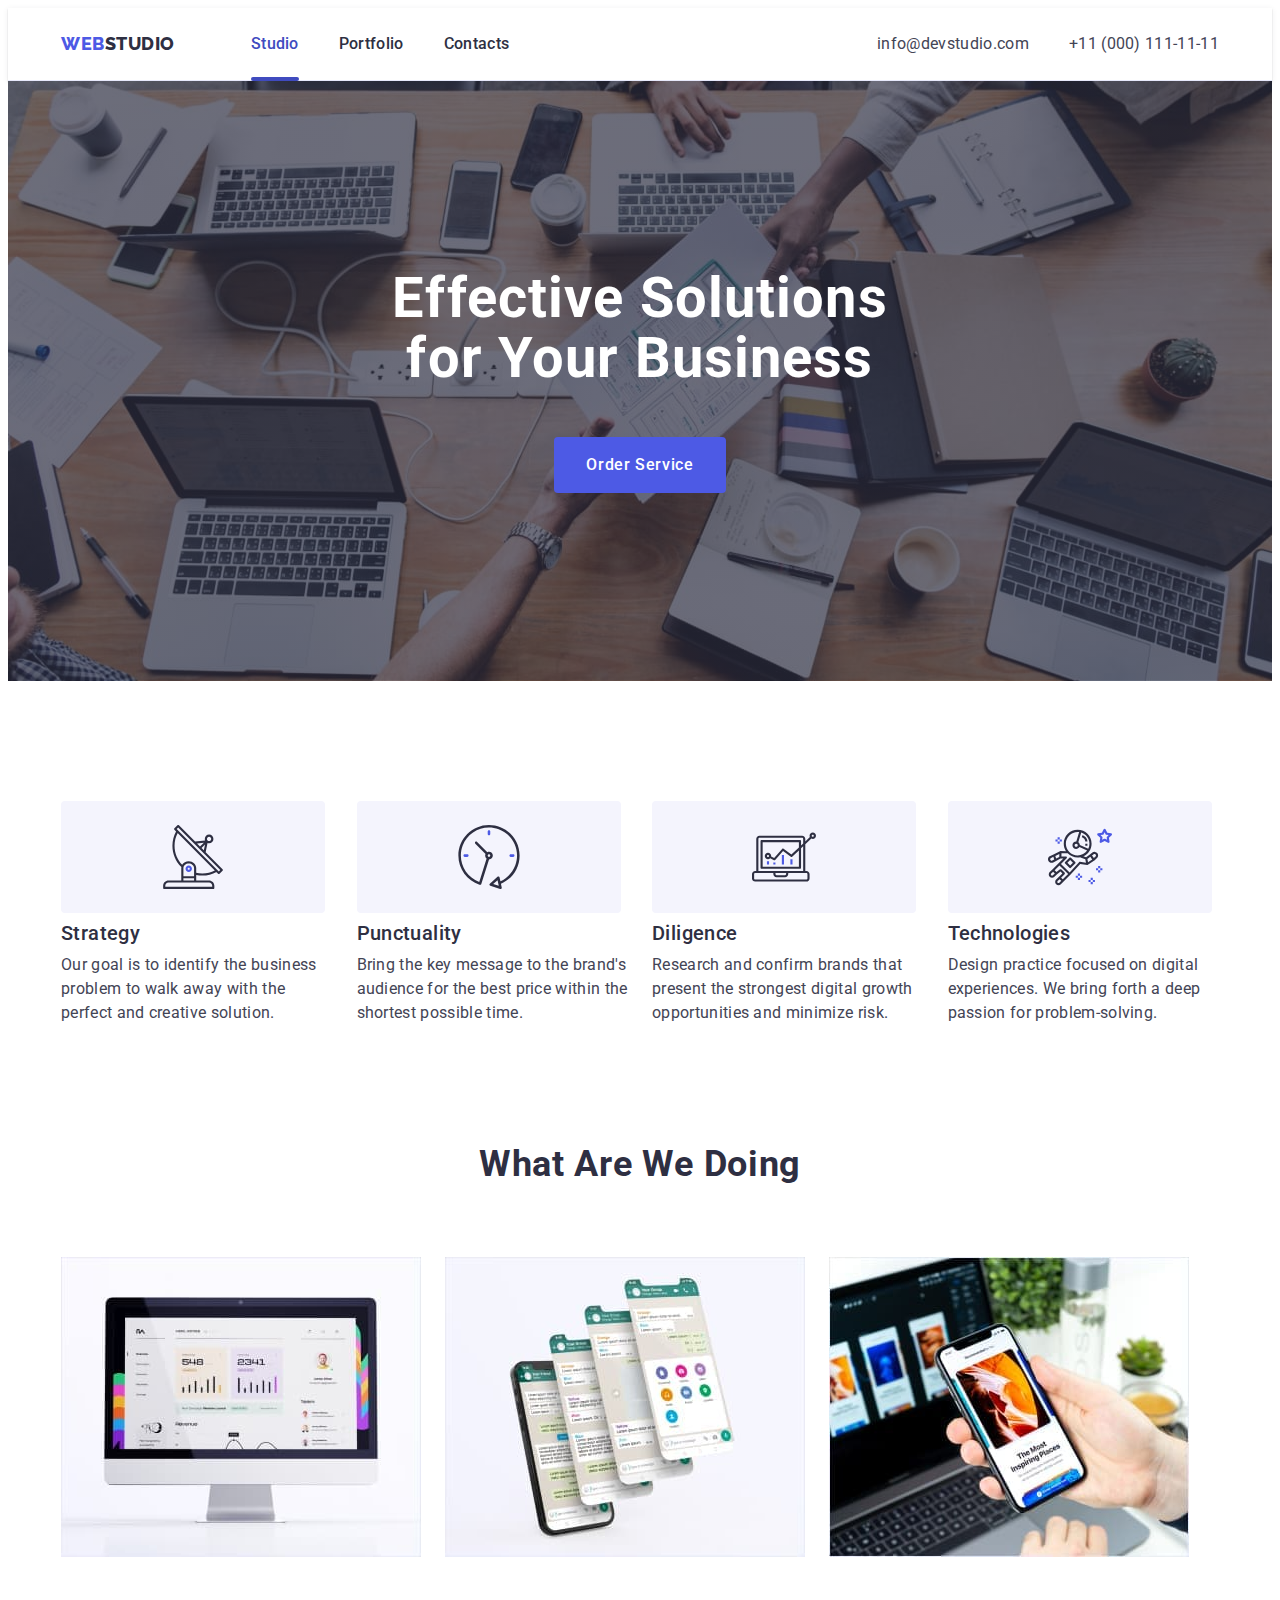
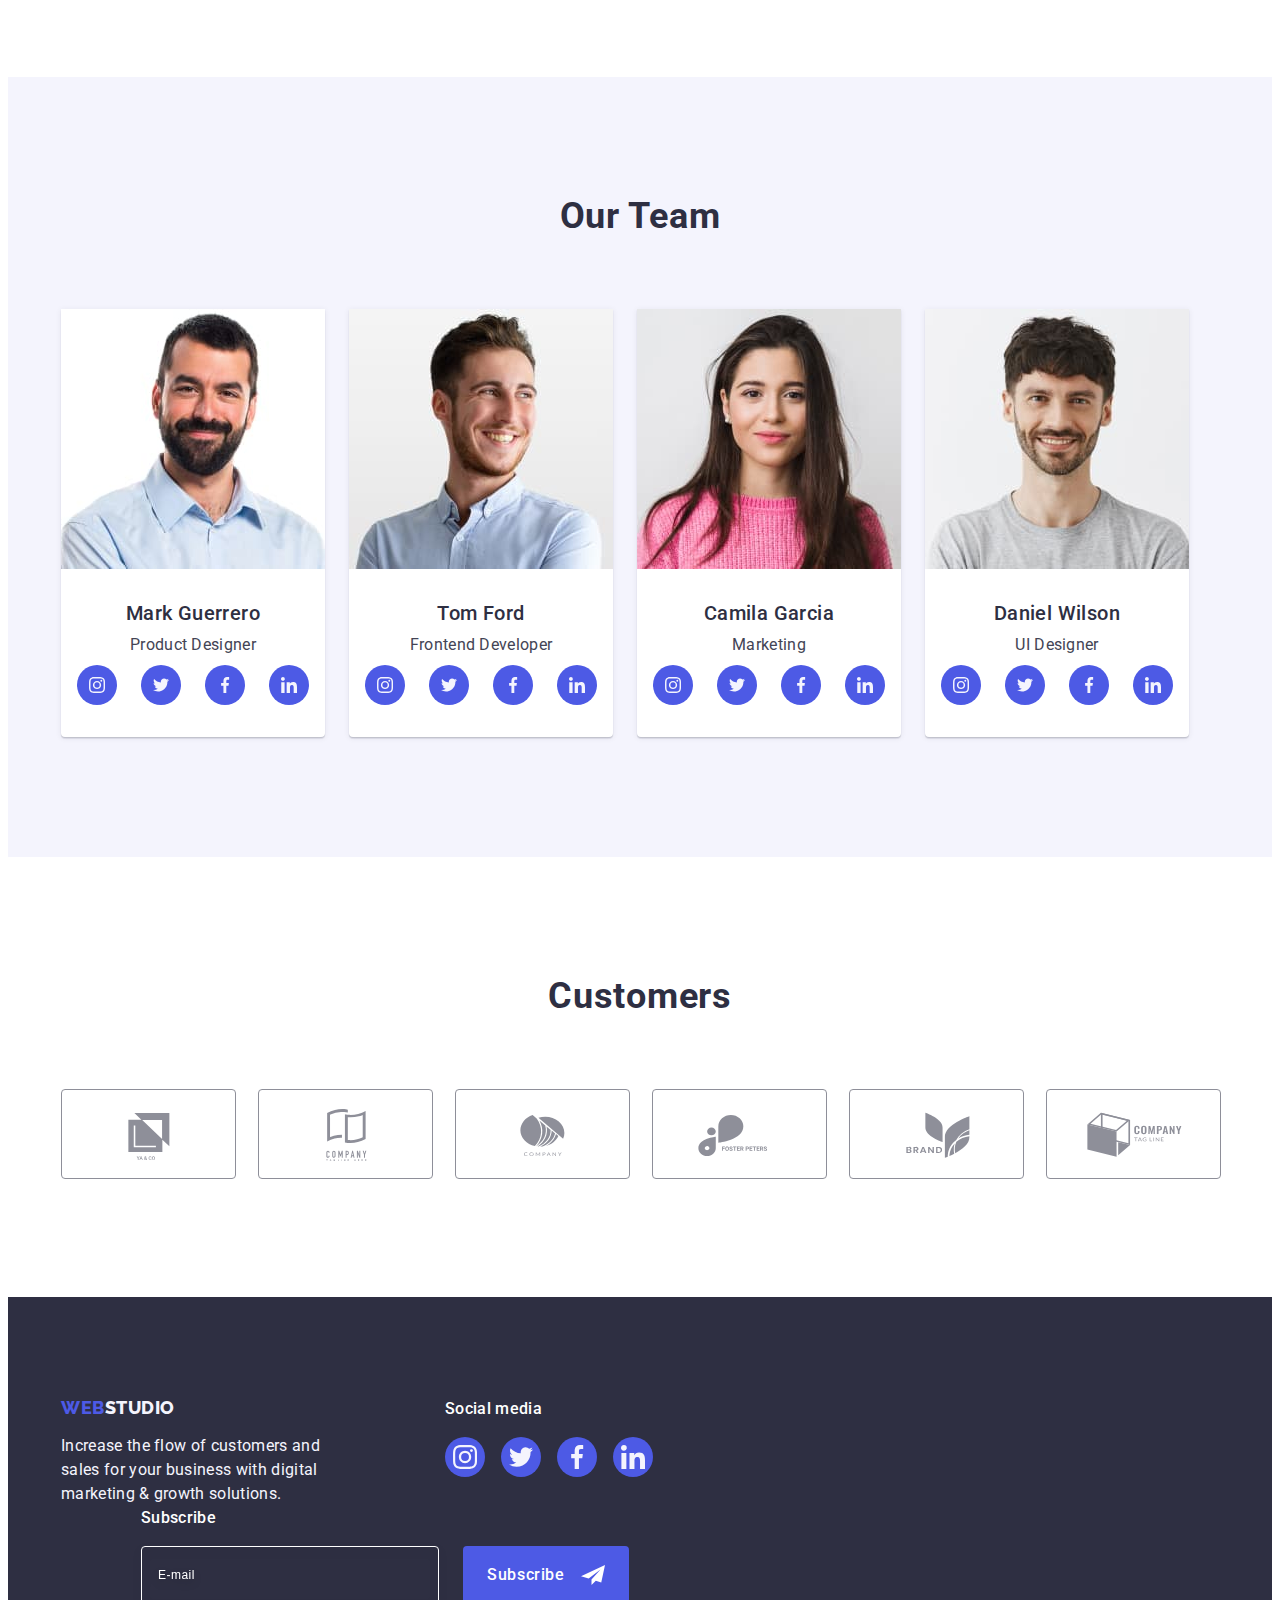
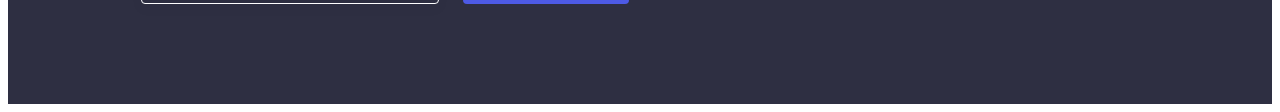
<file: index.html>
<!DOCTYPE html>
<html lang="en">
  <head>
    <meta charset="UTF-8" />
    <meta http-equiv="X-UA-Compatible" content="IE=edge" />
    <meta name="viewport" content="width=device-width, initial-scale=1.0" />
    <link rel="preconnect" href="https://fonts.googleapis.com" />
    <link rel="preconnect" href="https://fonts.gstatic.com" crossorigin />
    <link
      href="https://fonts.googleapis.com/css2?family=Raleway:wght@800&family=Roboto:wght@400;500;700&display=swap"
      rel="stylesheet"
    />
    <title>Web Studio</title>
    <link
      rel="stylesheet"
      href="https://cdnjs.cloudflare.com/ajax/libs/modern-normalize/2.0.0/modern-normalize.min.css"
      integrity="sha512-4xo8blKMVCiXpTaLzQSLSw3KFOVPWhm/TRtuPVc4WG6kUgjH6J03IBuG7JZPkcWMxJ5huwaBpOpnwYElP/m6wg=="
      crossorigin="anonymous"
      referrerpolicy="no-referrer"
    />
    <link rel="stylesheet" href="./css/styles.css" />
  </head>
  <body>
    <header class="header">
      <div class="container header-container">
        <nav class="header-navigation">
          <a href="./index.html" class="header-logo link"
            >Web<span class="header-logo-color">Studio</span></a
          >
          <ul class="header-menu list">
            <li class="header-menu-item">
              <a href="./index.html" class="header-menu-link current link"
                >Studio</a
              >
            </li>
            <li class="header-menu-item">
              <a href="./portfolio.html" class="header-menu-link link"
                >Portfolio</a
              >
            </li>
            <li class="header-menu-item">
              <a href="" class="header-menu-link link">Contacts</a>
            </li>
          </ul>
        </nav>
        <address class="header-address">
          <ul class="header-address-list list">
            <li>
              <a
                href="mailto:info@devstudio.com"
                class="header-address-link link"
                >info@devstudio.com</a
              >
            </li>
            <li>
              <a href="tel:+110001111111" class="header-address-link link"
                >+11 (000) 111-11-11</a
              >
            </li>
          </ul>
        </address>
      </div>
    </header>

    <main>
      <section id="contact-us" class="hero">
        <div class="container hero-container">
          <h1 class="hero-title">Effective Solutions for Your Business</h1>
          <button type="button" class="hero-btn" data-modal-open>
            Order Service
          </button>
        </div>
      </section>

      <section class="benefits">
        <div class="container">
          <h2 class="visually-hidden">Benefits</h2>
          <ul class="benefits-list list">
            <li class="benefits-item">
              <div class="benefits-icon-bg">
                <svg class="benefits-icon" width="64" height="64">
                  <use href="./images/icons.svg#icon-antenna"></use>
                </svg>
              </div>
              <h3 class="benefits-subtitle section-subtitle">Strategy</h3>
              <p class="benefits-item-text section-text">
                Our goal is to identify the business problem to walk away with
                the perfect and creative solution.
              </p>
            </li>
            <li class="benefits-item">
              <div class="benefits-icon-bg">
                <svg class="benefits-icon" width="64" height="64">
                  <use href="./images/icons.svg#icon-clock"></use>
                </svg>
              </div>
              <h3 class="benefits-subtitle section-subtitle">Punctuality</h3>
              <p class="benefits-item-text section-text">
                Bring the key message to the brand's audience for the best price
                within the shortest possible time.
              </p>
            </li>
            <li class="benefits-item">
              <div class="benefits-icon-bg">
                <svg class="benefits-icon" width="64" height="64">
                  <use href="./images/icons.svg#icon-diagram"></use>
                </svg>
              </div>
              <h3 class="benefits-subtitle section-subtitle">Diligence</h3>
              <p class="benefits-item-text section-text">
                Research and confirm brands that present the strongest digital
                growth opportunities and minimize risk.
              </p>
            </li>
            <li class="benefits-item">
              <div class="benefits-icon-bg">
                <svg class="benefits-icon" width="64" height="64">
                  <use href="./images/icons.svg#icon-astronaut"></use>
                </svg>
              </div>
              <h3 class="benefits-subtitle section-subtitle">Technologies</h3>
              <p class="benefits-item-text section-text">
                Design practice focused on digital experiences. We bring forth a
                deep passion for problem-solving.
              </p>
            </li>
          </ul>
        </div>
      </section>

      <section id="portfolio" class="doing">
        <div class="container">
          <h2 class="doing-title section-title">What are we doing</h2>
          <ul class="doing-list list">
            <li class="doing-item">
              <img
                src="./images/site-exapmle.jpg"
                alt="website on monitor"
                width="360"
                height="300"
              />
            </li>
            <li class="doing-item">
              <img
                src="./images/chat.jpg"
                alt="mobile whit open chat"
                width="360"
                height="300"
              />
            </li>
            <li class="doing-item">
              <img
                src="./images/mobile-app.jpg"
                alt="mobile app"
                width="360"
                height="300"
              />
            </li>
          </ul>
        </div>
      </section>

      <section id="team" class="team">
        <div class="container">
          <h2 class="team-title section-title">Our Team</h2>
          <ul class="team-list list">
            <li class="team-item">
              <img
                src="./images/mark-guerrero.jpg"
                alt="Mark Guerrero photo"
                width="264"
                height="260"
              />
              <div class="team-desc">
                <h3 class="team-subtitle section-subtitle">Mark Guerrero</h3>
                <p class="team-text section-text">Product Designer</p>
                <ul class="team-soc-list list">
                  <li class="team-soc-item">
                    <a href="" class="team-soc-link link">
                      <svg class="team-soc-icon" width="16" height="16">
                        <use href="./images/icons.svg#icon-instagram"></use>
                      </svg>
                    </a>
                  </li>
                  <li class="team-soc-item">
                    <a href="" class="team-soc-link link">
                      <svg class="team-soc-icon" width="16" height="16">
                        <use href="./images/icons.svg#icon-twitter"></use>
                      </svg>
                    </a>
                  </li>
                  <li class="team-soc-item">
                    <a href="" class="team-soc-link link">
                      <svg class="team-soc-icon" width="16" height="16">
                        <use href="./images/icons.svg#icon-facebook"></use>
                      </svg>
                    </a>
                  </li>
                  <li class="team-soc-item">
                    <a href="" class="team-soc-link link">
                      <svg class="team-soc-icon" width="16" height="16">
                        <use href="./images/icons.svg#icon-linkedin"></use>
                      </svg>
                    </a>
                  </li>
                </ul>
              </div>
            </li>
            <li class="team-item">
              <img
                src="./images/tom-ford.jpg"
                alt="Tom Ford photo"
                width="264"
                height="260"
              />
              <div class="team-desc">
                <h3 class="team-subtitle section-subtitle">Tom Ford</h3>
                <p class="team-text section-text">Frontend Developer</p>
                <ul class="team-soc-list list">
                  <li class="team-soc-item">
                    <a href="" class="team-soc-link link">
                      <svg class="team-soc-icon" width="16" height="16">
                        <use href="./images/icons.svg#icon-instagram"></use>
                      </svg>
                    </a>
                  </li>
                  <li class="team-soc-item">
                    <a href="" class="team-soc-link link">
                      <svg class="team-soc-icon" width="16" height="16">
                        <use href="./images/icons.svg#icon-twitter"></use>
                      </svg>
                    </a>
                  </li>
                  <li class="team-soc-item">
                    <a href="" class="team-soc-link link">
                      <svg class="team-soc-icon" width="16" height="16">
                        <use href="./images/icons.svg#icon-facebook"></use>
                      </svg>
                    </a>
                  </li>
                  <li class="team-soc-item">
                    <a href="" class="team-soc-link link">
                      <svg class="team-soc-icon" width="16" height="16">
                        <use href="./images/icons.svg#icon-linkedin"></use>
                      </svg>
                    </a>
                  </li>
                </ul>
              </div>
            </li>
            <li class="team-item">
              <img
                src="./images/camila-garcia.jpg"
                alt="Camila Garcia photo"
                width="264"
                height="260"
              />
              <div class="team-desc">
                <h3 class="team-subtitle section-subtitle">Camila Garcia</h3>
                <p class="team-text section-text">Marketing</p>
                <ul class="team-soc-list list">
                  <li class="team-soc-item">
                    <a href="" class="team-soc-link link">
                      <svg class="team-soc-icon" width="16" height="16">
                        <use href="./images/icons.svg#icon-instagram"></use>
                      </svg>
                    </a>
                  </li>
                  <li class="team-soc-item">
                    <a href="" class="team-soc-link link">
                      <svg class="team-soc-icon" width="16" height="16">
                        <use href="./images/icons.svg#icon-twitter"></use>
                      </svg>
                    </a>
                  </li>
                  <li class="team-soc-item">
                    <a href="" class="team-soc-link link">
                      <svg class="team-soc-icon" width="16" height="16">
                        <use href="./images/icons.svg#icon-facebook"></use>
                      </svg>
                    </a>
                  </li>
                  <li class="team-soc-item">
                    <a href="" class="team-soc-link link">
                      <svg class="team-soc-icon" width="16" height="16">
                        <use href="./images/icons.svg#icon-linkedin"></use>
                      </svg>
                    </a>
                  </li>
                </ul>
              </div>
            </li>
            <li class="team-item">
              <img
                src="./images/daniel-wilson.jpg"
                alt="Daniel Wilson photo"
                width="264"
                height="260"
              />
              <div class="team-desc">
                <h3 class="team-subtitle section-subtitle">Daniel Wilson</h3>
                <p class="team-text section-text">UI Designer</p>
                <ul class="team-soc-list list">
                  <li class="team-soc-item">
                    <a href="" class="team-soc-link link">
                      <svg class="team-soc-icon" width="16" height="16">
                        <use href="./images/icons.svg#icon-instagram"></use>
                      </svg>
                    </a>
                  </li>
                  <li class="team-soc-item">
                    <a href="" class="team-soc-link link">
                      <svg class="team-soc-icon" width="16" height="16">
                        <use href="./images/icons.svg#icon-twitter"></use>
                      </svg>
                    </a>
                  </li>
                  <li class="team-soc-item">
                    <a href="" class="team-soc-link link">
                      <svg class="team-soc-icon" width="16" height="16">
                        <use href="./images/icons.svg#icon-facebook"></use>
                      </svg>
                    </a>
                  </li>
                  <li class="team-soc-item">
                    <a href="" class="team-soc-link link">
                      <svg class="team-soc-icon" width="16" height="16">
                        <use href="./images/icons.svg#icon-linkedin"></use>
                      </svg>
                    </a>
                  </li>
                </ul>
              </div>
            </li>
          </ul>
        </div>
      </section>

      <section class="customers">
        <div class="container">
          <h2 class="customers-title section-title">Customers</h2>
          <ul class="customers-list list">
            <li class="customers-item">
              <a href="" class="customer-link">
                <svg class="customers-icon" width="104" height="56">
                  <use href="./images/icons.svg#icon-client-1"></use>
                </svg>
              </a>
            </li>
            <li class="customers-item">
              <a href="" class="customer-link">
                <svg class="customers-icon" width="104" height="56">
                  <use href="./images/icons.svg#icon-client-2"></use>
                </svg>
              </a>
            </li>
            <li class="customers-item">
              <a href="" class="customer-link">
                <svg class="customers-icon" width="104" height="56">
                  <use href="./images/icons.svg#icon-client-3"></use>
                </svg>
              </a>
            </li>
            <li class="customers-item">
              <a href="" class="customer-link">
                <svg class="customers-icon" width="104" height="56">
                  <use href="./images/icons.svg#icon-client-4"></use>
                </svg>
              </a>
            </li>
            <li class="customers-item">
              <a href="" class="customer-link">
                <svg class="customers-icon" width="104" height="56">
                  <use href="./images/icons.svg#icon-client-5"></use>
                </svg>
              </a>
            </li>
            <li class="customers-item">
              <a href="" class="customer-link">
                <svg class="customers-icon" width="104" height="56">
                  <use href="./images/icons.svg#icon-client-6"></use>
                </svg>
              </a>
            </li>
          </ul>
        </div>
      </section>
    </main>

    <footer class="footer">
      <div class="footer-wrap container">
        <div class="footer-info">
          <a href="./index.html" class="footer-logo link"
            >Web<span class="footer-logo-color">Studio</span></a
          >
          <p class="footer-text">
            Increase the flow of customers and sales for your business with
            digital marketing & growth solutions.
          </p>
        </div>
        <div class="footer-soc-container">
          <p class="footer-soc-title section-text">Social media</p>
          <ul class="footer-soc-list list">
            <li class="footer-soc-item">
              <a href="" class="footer-soc-link link">
                <svg class="footer-soc-icon" width="24" height="24">
                  <use href="./images/icons.svg#icon-instagram"></use>
                </svg>
              </a>
            </li>
            <li class="footer-soc-item">
              <a href="" class="footer-soc-link link">
                <svg class="footer-soc-icon" width="24" height="24">
                  <use href="./images/icons.svg#icon-twitter"></use>
                </svg>
              </a>
            </li>
            <li class="footer-soc-item">
              <a href="" class="footer-soc-link link">
                <svg class="footer-soc-icon" width="24" height="24">
                  <use href="./images/icons.svg#icon-facebook"></use>
                </svg>
              </a>
            </li>
            <li class="footer-soc-item">
              <a href="" class="footer-soc-link link">
                <svg class="footer-soc-icon" width="24" height="24">
                  <use href="./images/icons.svg#icon-linkedin"></use>
                </svg>
              </a>
            </li>
          </ul>
        </div>
        <div class="footer-subscribe">
          <p class="subscribe-title">Subscribe</p>
          <form class="subscribe-form">
            <label for="subscribe-email" class="subscribe-label">
              <input
                class="footer-input"
                type="email"
                name="email"
                id="subscribe-email"
                placeholder="E-mail"
              />
            </label>
            <button class="subscribe-btn" type="submit">
              Subscribe
              <svg class="send-icon" width="24" height="24">
                <use href="./images/icons.svg#icon-send"></use>
              </svg>
            </button>
          </form>
        </div>
      </div>
    </footer>

    <div class="backdrop is-hidden" data-modal>
      <div class="modal">
        <button type="button" class="modal-btn" data-modal-close>
          <svg class="modal-close-icon" width="8" height="8">
            <use href="./images/icons.svg#icon-close-btn"></use>
          </svg>
        </button>
        <p class="modal-title">Leave your contacts and we will call you back</p>
        <form class="modal-form">
          <div class="modal-field">
            <label for="user-name" class="modal-label">Name</label>
            <div class="input-wrap">
              <input
                type="text"
                class="modal-input"
                name="user-name"
                id="user-name"
                required
              />
              <svg class="input-icon" width="18" height="24">
                <use href="./images/icons.svg#icon-person"></use>
              </svg>
            </div>
          </div>
          <div class="modal-field">
            <label for="user-phone" class="modal-label">Phone</label>
            <div class="input-wrap">
              <input
                type="tel"
                class="modal-input"
                name="user-phone"
                id="user-phone"
              />
              <svg class="input-icon" width="18" height="24">
                <use href="./images/icons.svg#icon-phone"></use>
              </svg>
            </div>
          </div>
          <div class="modal-field">
            <label for="user-email" class="modal-label">Email</label>
            <div class="input-wrap">
              <input
                type="email"
                class="modal-input"
                name="user-email"
                id="user-email"
              />
              <svg class="input-icon" width="18" height="24">
                <use href="./images/icons.svg#icon-email"></use>
              </svg>
            </div>
          </div>
          <div class="modal-textfield">
            <label for="user-comment" class="modal-label">Comment </label>
            <textarea
              name="user-comment"
              id="user-comment"
              placeholder="Text input"
              class="modal-textarea"
            ></textarea>
          </div>
          <div class="modal-check">
            <input
              type="checkbox"
              class="input-check visually-hidden"
              name="user-privacy"
              id="user-privacy"
              value="true"
            />
            <label for="user-privacy" class="check-text">
              <span class="check-custom"
                ><svg class="check-icon" width="10" height="8">
                  <use href="./images/icons.svg#icon-check"></use></svg
              ></span>
              I accept the terms and conditions of the
              <a href="" class="privacy-link">Privacy Policy</a></label
            >
          </div>
          <button type="submit" class="send-btn">Send</button>
        </form>
      </div>
    </div>
    <script src="./js/modal.js"></script>
  </body>
</html>
</file>
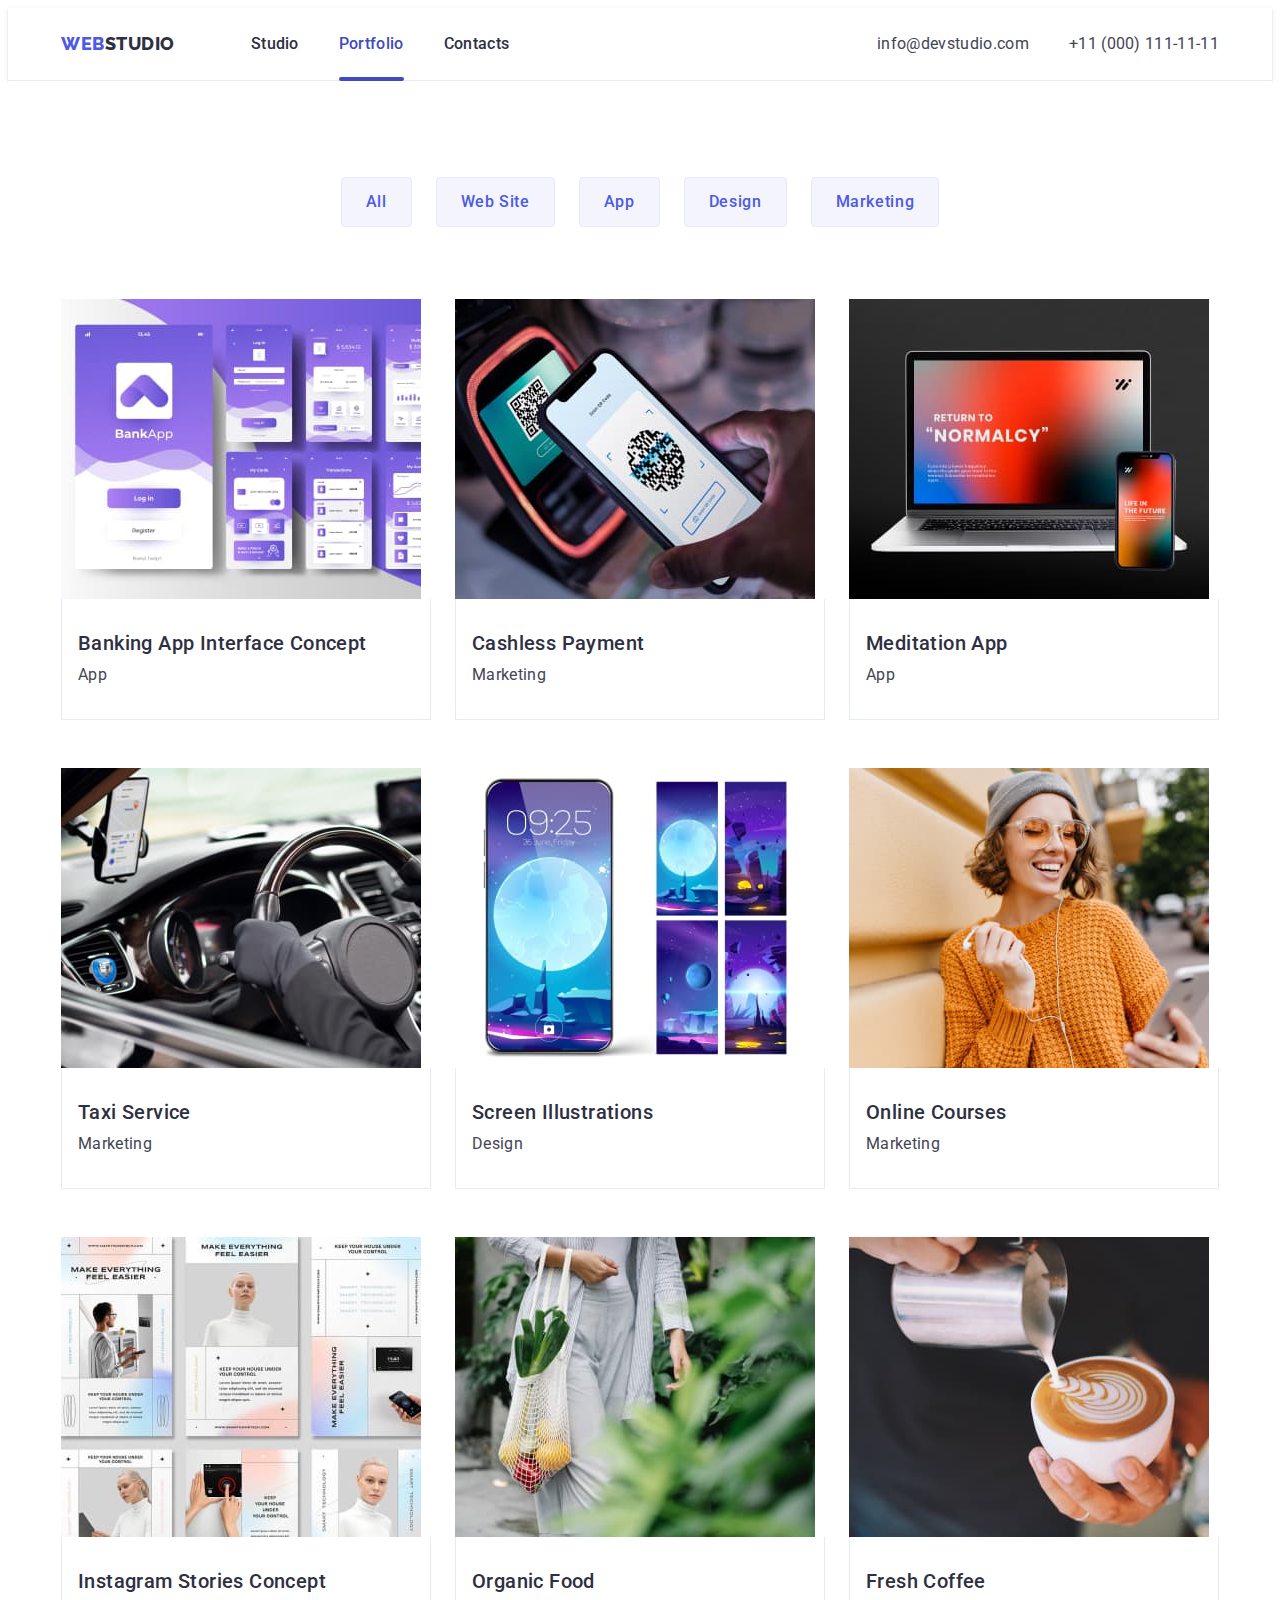
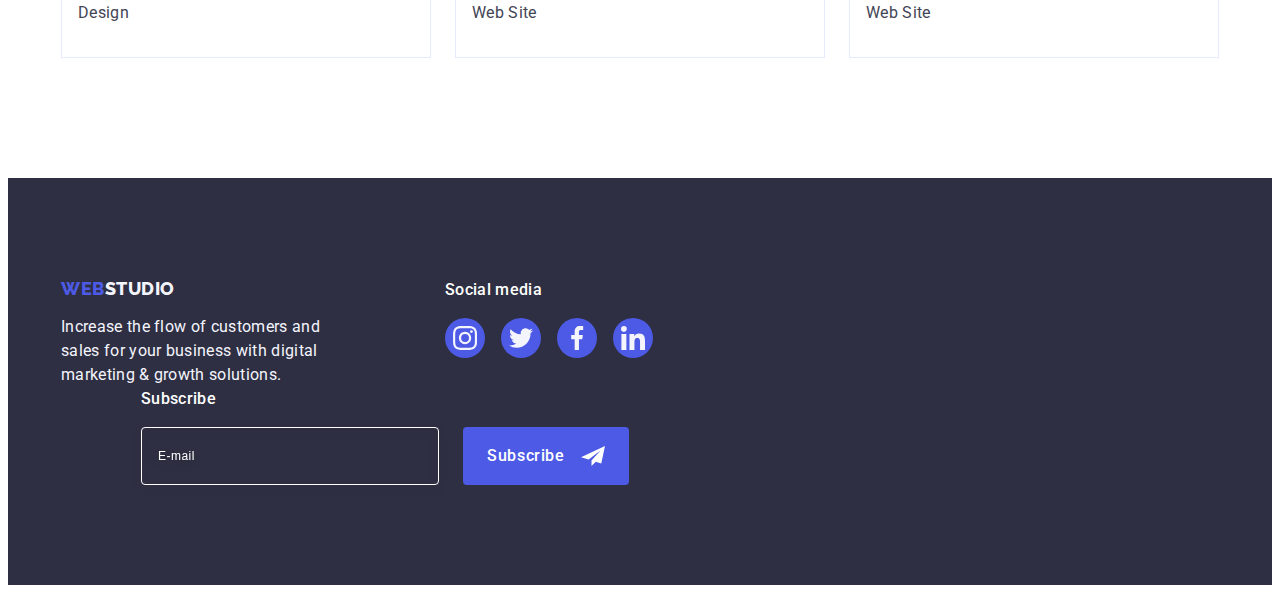
<file: portfolio.html>
<!DOCTYPE html>
<html lang="en">
  <head>
    <meta charset="UTF-8" />
    <meta http-equiv="X-UA-Compatible" content="IE=edge" />
    <meta name="viewport" content="width=device-width, initial-scale=1.0" />
    <link rel="preconnect" href="https://fonts.googleapis.com" />
    <link rel="preconnect" href="https://fonts.gstatic.com" crossorigin />
    <link
      href="https://fonts.googleapis.com/css2?family=Raleway:wght@800&family=Roboto:wght@400;500;700&display=swap"
      rel="stylesheet"
    />
    <title>Web Studio</title>
    <link
      rel="stylesheet"
      href="https://cdnjs.cloudflare.com/ajax/libs/modern-normalize/2.0.0/modern-normalize.min.css"
      integrity="sha512-4xo8blKMVCiXpTaLzQSLSw3KFOVPWhm/TRtuPVc4WG6kUgjH6J03IBuG7JZPkcWMxJ5huwaBpOpnwYElP/m6wg=="
      crossorigin="anonymous"
      referrerpolicy="no-referrer"
    />
    <link rel="stylesheet" href="./css/styles.css" />
  </head>
  <body>
    <header class="header">
      <div class="container header-container">
        <nav class="header-navigation">
          <a href="./index.html" class="header-logo link"
            >Web<span class="header-logo-color">Studio</span></a
          >
          <ul class="header-menu list">
            <li class="header-menu-item">
              <a href="./index.html" class="header-menu-link link">Studio</a>
            </li>
            <li class="header-menu-item">
              <a href="./portfolio.html" class="header-menu-link current link"
                >Portfolio</a
              >
            </li>
            <li class="header-menu-item">
              <a href="" class="header-menu-link link">Contacts</a>
            </li>
          </ul>
        </nav>
        <address class="header-address">
          <ul class="header-address-list list">
            <li>
              <a
                href="mailto:info@devstudio.com"
                class="header-address-link link"
                >info@devstudio.com</a
              >
            </li>
            <li>
              <a href="tel:+110001111111" class="header-address-link link"
                >+11 (000) 111-11-11</a
              >
            </li>
          </ul>
        </address>
      </div>
    </header>

    <main>
      <section class="products">
        <div class="container">
          <h1 class="visually-hidden">Products</h1>
          <ul class="products-btn-list list">
            <li><button type="button" class="products-btn">All</button></li>
            <li>
              <button type="button" class="products-btn">Web Site</button>
            </li>
            <li><button type="button" class="products-btn">App</button></li>
            <li>
              <button type="button" class="products-btn">Design</button>
            </li>
            <li>
              <button type="button" class="products-btn">Marketing</button>
            </li>
          </ul>
          <ul class="products-list list">
            <li class="products-item">
              <a href="" class="products-link link">
                <div class="products-cover-pic">
                  <img
                    src="./images/banking-app.jpg"
                    alt="Banking app interface"
                    width="360"
                    height="300"
                  />
                  <p class="products-cover-text section-text">
                    14 Stylish and User-Friendly App Design Concepts · Task
                    Manager App · Calorie Tracker App · Exotic Fruit Ecommerce
                    App · Cloud Storage App
                  </p>
                </div>
                <div class="product-desc">
                  <h2 class="products-subtitle section-subtitle">
                    Banking App Interface Concept
                  </h2>
                  <p class="products-text section-text">App</p>
                </div>
              </a>
            </li>
            <li class="products-item">
              <a href="" class="products-link link">
                <div class="products-cover-pic">
                  <img
                    src="./images/cashless-payment.jpg"
                    alt="cashless payment on mobile"
                    width="360"
                    height="300"
                  />
                  <p class="products-cover-text section-text">
                    14 Stylish and User-Friendly App Design Concepts · Task
                    Manager App · Calorie Tracker App · Exotic Fruit Ecommerce
                    App · Cloud Storage App
                  </p>
                </div>
                <div class="product-desc">
                  <h2 class="products-subtitle section-subtitle">
                    Cashless Payment
                  </h2>
                  <p class="products-text section-text">Marketing</p>
                </div></a
              >
            </li>
            <li class="products-item">
              <a href="" class="products-link link">
                <div class="products-cover-pic">
                  <img
                    src="./images/meditation-app.jpg"
                    alt="meditation app interface"
                    width="360"
                    height="300"
                  />

                  <p class="products-cover-text section-text">
                    14 Stylish and User-Friendly App Design Concepts · Task
                    Manager App · Calorie Tracker App · Exotic Fruit Ecommerce
                    App · Cloud Storage App
                  </p>
                </div>
                <div class="product-desc">
                  <h2 class="products-subtitle section-subtitle">
                    Meditation App
                  </h2>
                  <p class="products-text section-text">App</p>
                </div></a
              >
            </li>
            <li class="products-item">
              <a href="" class="products-link link">
                <div class="products-cover-pic">
                  <img
                    src="./images/taxi.jpg"
                    alt="taxi service app on mobile"
                    width="360"
                    height="300"
                  />
                  <p class="products-cover-text section-text">
                    14 Stylish and User-Friendly App Design Concepts · Task
                    Manager App · Calorie Tracker App · Exotic Fruit Ecommerce
                    App · Cloud Storage App
                  </p>
                </div>
                <div class="product-desc">
                  <h2 class="products-subtitle section-subtitle">
                    Taxi Service
                  </h2>
                  <p class="products-text section-text">Marketing</p>
                </div></a
              >
            </li>
            <li class="products-item">
              <a href="" class="products-link link">
                <div class="products-cover-pic">
                  <img
                    src="./images/screen-illustration.jpg"
                    alt="screen illustrations example"
                    width="360"
                    height="300"
                  />

                  <p class="products-cover-text section-text">
                    14 Stylish and User-Friendly App Design Concepts · Task
                    Manager App · Calorie Tracker App · Exotic Fruit Ecommerce
                    App · Cloud Storage App
                  </p>
                </div>
                <div class="product-desc">
                  <h2 class="products-subtitle section-subtitle">
                    Screen Illustrations
                  </h2>
                  <p class="products-text section-text">Design</p>
                </div></a
              >
            </li>
            <li class="products-item">
              <a href="" class="products-link link">
                <div class="products-cover-pic">
                  <img
                    src="./images/cources.jpg"
                    alt="online cources on mobile"
                    width="360"
                    height="300"
                  />

                  <p class="products-cover-text section-text">
                    14 Stylish and User-Friendly App Design Concepts · Task
                    Manager App · Calorie Tracker App · Exotic Fruit Ecommerce
                    App · Cloud Storage App
                  </p>
                </div>
                <div class="product-desc">
                  <h2 class="products-subtitle section-subtitle">
                    Online Courses
                  </h2>
                  <p class="products-text section-text">Marketing</p>
                </div></a
              >
            </li>
            <li class="products-item">
              <a href="" class="products-link link">
                <div class="products-cover-pic">
                  <img
                    src="./images/insta-stories.jpg"
                    alt="instagram stories example"
                    width="360"
                    height="300"
                  />

                  <p class="products-cover-text section-text">
                    14 Stylish and User-Friendly App Design Concepts · Task
                    Manager App · Calorie Tracker App · Exotic Fruit Ecommerce
                    App · Cloud Storage App
                  </p>
                </div>
                <div class="product-desc">
                  <h2 class="products-subtitle section-subtitle">
                    Instagram Stories Concept
                  </h2>
                  <p class="products-text section-text">Design</p>
                </div></a
              >
            </li>
            <li class="products-item">
              <a href="" class="products-link link">
                <div class="products-cover-pic">
                  <img
                    src="./images/organic-food.jpg"
                    alt="bag with organic food"
                    width="360"
                    height="300"
                  />

                  <p class="products-cover-text section-text">
                    14 Stylish and User-Friendly App Design Concepts · Task
                    Manager App · Calorie Tracker App · Exotic Fruit Ecommerce
                    App · Cloud Storage App
                  </p>
                </div>
                <div class="product-desc">
                  <h2 class="products-subtitle section-subtitle">
                    Organic Food
                  </h2>
                  <p class="products-text section-text">Web Site</p>
                </div></a
              >
            </li>
            <li class="products-item">
              <a href="" class="products-link link">
                <div class="products-cover-pic">
                  <img
                    src="./images/fresh-coffee.jpg"
                    alt="making coffee"
                    width="360"
                    height="300"
                  />

                  <p class="products-cover-text section-text">
                    14 Stylish and User-Friendly App Design Concepts · Task
                    Manager App · Calorie Tracker App · Exotic Fruit Ecommerce
                    App · Cloud Storage App
                  </p>
                </div>
                <div class="product-desc">
                  <h2 class="products-subtitle section-subtitle">
                    Fresh Coffee
                  </h2>
                  <p class="products-text section-text">Web Site</p>
                </div></a
              >
            </li>
          </ul>
        </div>
      </section>
    </main>

    <footer class="footer">
      <div class="footer-wrap container">
        <div class="footer-info">
          <a href="./index.html" class="footer-logo link"
            >Web<span class="footer-logo-color">Studio</span></a
          >
          <p class="footer-text">
            Increase the flow of customers and sales for your business with
            digital marketing & growth solutions.
          </p>
        </div>
        <div class="footer-soc-container">
          <p class="footer-soc-title section-text">Social media</p>
          <ul class="footer-soc-list list">
            <li class="footer-soc-item">
              <a href="" class="footer-soc-link link">
                <svg class="footer-soc-icon" width="24" height="24">
                  <use href="./images/icons.svg#icon-instagram"></use>
                </svg>
              </a>
            </li>
            <li class="footer-soc-item">
              <a href="" class="footer-soc-link link">
                <svg class="footer-soc-icon" width="24" height="24">
                  <use href="./images/icons.svg#icon-twitter"></use>
                </svg>
              </a>
            </li>
            <li class="footer-soc-item">
              <a href="" class="footer-soc-link link">
                <svg class="footer-soc-icon" width="24" height="24">
                  <use href="./images/icons.svg#icon-facebook"></use>
                </svg>
              </a>
            </li>
            <li class="footer-soc-item">
              <a href="" class="footer-soc-link link">
                <svg class="footer-soc-icon" width="24" height="24">
                  <use href="./images/icons.svg#icon-linkedin"></use>
                </svg>
              </a>
            </li>
          </ul>
        </div>
        <div class="footer-subscribe">
          <p class="subscribe-title">Subscribe</p>
          <form class="subscribe-form">
            <label for="subscribe-email" class="subscribe-label">
              <input
                class="footer-input"
                type="email"
                name="email"
                id="subscribe-email"
                placeholder="E-mail"
              />
            </label>
            <button class="subscribe-btn" type="submit">
              Subscribe
              <svg class="send-icon" width="24" height="24">
                <use href="./images/icons.svg#icon-send"></use>
              </svg>
            </button>
          </form>
        </div>
      </div>
    </footer>
  </body>
</html>
</file>
<file: css/styles.css>
:root {
  --title-color: #2e2f42;
  --main-text-color: #434455;
  --hero-color: #ffffff;
  --main-brand-color: #4d5ae5;
  --footer-color: #f4f4fd;
  --menu-active-color: #404bbf;
  --soc-active-color: #31d0aa;
  --main-font-size: 20px;
  --transition: 250ms cubic-bezier(0.4, 0, 0.2, 1);
}
body {
  font-family: 'Roboto', sans-serif;
  color: var(--main-text-color);
  background-color: var(--hero-color);
}
p,
h1,
h2,
h3,
h4,
h5,
h6 {
  margin: 0;
}
ul {
  list-style-type: none;
  margin: 0;
  padding-left: 0;
}
img {
  display: block;
}
.link {
  text-decoration: none;
}
.list {
  list-style-type: none;
}

.container {
  max-width: 1158px;
  padding: 0 15px;
  margin: 0 auto;
  /* border: 1px solid red; */
}
.visually-hidden {
  position: absolute;
  width: 1px;
  height: 1px;
  margin: -1px;
  border: 0;
  padding: 0;
  white-space: nowrap;
  clip-path: inset(100%);
  clip: rect(0 0 0 0);
  overflow: hidden;
}
.section-title {
  font-size: 36px;
  line-height: 1.11;
  letter-spacing: 0.02em;
  text-transform: capitalize;
  color: var(--title-color);
  text-align: center;
}

.section-subtitle {
  font-weight: 500;
  font-size: var(--main-font-size);
  line-height: 1.2;
  letter-spacing: 0.02em;
  color: var(--title-color);
}

.section-text {
  line-height: 1.5;
  letter-spacing: 0.02em;
  color: var(--main-text-color);
}

/** -----------------HEADER--------------- */

.header {
  border-bottom: 1px solid #e7e9fc;
  box-shadow: 0px 2px 1px rgba(46, 47, 66, 0.08),
    0px 1px 1px rgba(46, 47, 66, 0.16), 0px 1px 6px rgba(46, 47, 66, 0.08);
}
.header-container {
  display: flex;
  justify-content: space-between;
  padding: 0 15px;
  align-items: center;
}
.header-navigation {
  display: flex;
  align-items: center;
}

.header-logo {
  font-family: 'Raleway', sans-serif;
  font-weight: 800;
  font-size: 18px;
  line-height: 1.17;
  letter-spacing: 0.03em;
  text-transform: uppercase;
  color: var(--main-brand-color);
  margin-right: 76px;
}
.header-logo-color {
  color: var(--title-color);
}
.header-menu {
  display: flex;
  gap: 40px;
}
.header-menu-item {
}
.header-menu-link {
  font-weight: 500;
  line-height: 1.5;
  letter-spacing: 0.02em;
  color: var(--title-color);
  display: block;
  padding: 24px 0;
  transition: color var(--transition);
}
.current {
  position: relative;
  color: var(--menu-active-color);
}
.current::after {
  content: '';
  position: absolute;
  left: 0;
  bottom: -1px;
  width: 100%;
  height: 4px;
  background-color: var(--menu-active-color);
  border-radius: 2px;
}
.header-menu-link:is(:hover, :focus, :active) {
  color: var(--menu-active-color);
}
.header-address {
  font-style: normal;
}

.header-address-list {
  display: flex;
  gap: 40px;
}
.header-address-link {
  line-height: 1.5;
  letter-spacing: 0.02em;
  color: var(--main-text-color);
  transition: color var(--transition);
}
.header-address-link:is(:hover, :focus, :active) {
  color: var(--menu-active-color);
}

/* *---------------------INDEX-MAIN----------------------- */
.hero {
  background-color: var(--title-color);
  padding: 188px 0;
  background-image: linear-gradient(
      rgba(46, 47, 66, 0.7),
      rgba(46, 47, 66, 0.7)
    ),
    url(../images/people-office.jpg);
  max-width: 1440px;
  background-repeat: no-repeat;
  background-position: center;
  background-size: cover;
  margin: 0 auto;
}
.hero-container {
}
.hero-title {
  font-size: 56px;
  line-height: 1.07;
  letter-spacing: 0.02em;
  color: var(--hero-color);
  text-align: center;
  max-width: 496px;
  margin: 0 auto;
  margin-bottom: 48px;
}
.hero-btn {
  font-family: inherit;
  font-weight: 500;
  font-size: 16px;
  line-height: 1.5;
  letter-spacing: 0.04em;
  color: var(--hero-color);
  cursor: pointer;
  background: var(--main-brand-color);
  border-radius: 4px;
  border: none;
  min-width: 169px;
  padding: 16px 32px;
  display: block;
  margin: 0 auto;
  transition: background-color var(--transition);
}
.hero-btn:is(:hover, :focus) {
  box-shadow: 0px 4px 4px rgba(0, 0, 0, 0.15);
  background-color: var(--menu-active-color);
}

.benefits {
  padding: 120px 0;
}

.benefits-icon {
}
.benefits-icon-bg {
  display: flex;
  width: 264px;
  height: 112px;
  background: var(--footer-color);
  border-radius: 4px;
  align-items: center;
  justify-content: center;
  margin-bottom: 8px;
}
.benefits-list {
  display: flex;
  gap: 24px;
}
.benefits-item {
  flex-basis: calc((100% - 72px) / 4);
}

.benefits-subtitle {
  margin-bottom: 8px;
}
.benefits-item-text {
}
.doing {
  padding-bottom: 120px;
}
.doing-title {
  margin: 0 auto;
  margin-bottom: 72px;
}
.doing-list {
  display: flex;
  gap: 24px;
}
.doing-item {
  flex-basis: calc((100% -24px * 2) / 3);
}
.team {
  padding: 120px 0;
  background-color: var(--footer-color);
}

.team-desc {
  text-align: center;
  padding: 32px 0;
  border-radius: 0px 0px 4px 4px;
}
.team-title {
  margin-bottom: 72px;
}
.team-list {
  display: flex;
  gap: 24px;
}
.team-item {
  background-color: var(--hero-color);
  flex-basis: calc((100% - 24px * 3) 4);
  border-radius: 0px 0px 4px 4px;
  box-shadow: 0px 1px 6px rgba(46, 47, 66, 0.08),
    0px 1px 1px rgba(46, 47, 66, 0.16), 0px 2px 1px rgba(46, 47, 66, 0.08);
}
.team-subtitle {
  margin-bottom: 8px;
}
.team-text {
}

.team-soc-list {
  display: flex;
  align-items: center;
  justify-content: center;
  gap: 24px;
  margin-top: 8px;
}
.team-soc-item {
  display: flex;
  width: 40px;
  height: 40px;
}
.team-soc-link {
  display: flex;
  width: 100%;
  height: 100%;
  background-color: var(--main-brand-color);
  border-radius: 50%;
  align-items: center;
  justify-content: center;
  transition: background-color var(--transition);
}

.team-soc-link:is(:hover, :focus) {
  background-color: var(--menu-active-color);
}
.team-soc-icon {
  display: block;
  fill: var(--footer-color);
}

/** ----------CUSTOMERS------------- */
.customers {
  padding: 120px 0;
  background-color: var(--hero-color);
}
.customers-title {
  margin-bottom: 72px;
}
.customers-list {
  display: flex;
  gap: 24px;
}
.customer-link {
  display: flex;
  align-items: center;
  justify-content: center;
  fill: #8e8f99;
  border-radius: 4px;
  width: 100%;
  height: 100%;
  color: #8e8f99;
  border: 1px solid #8e8f99;
  transition: border-color var(--transition), color var(--transition);
}
.customer-link:is(:hover, :focus) {
  color: var(--menu-active-color);
  border-color: var(--menu-active-color);
}
.customers-item {
  width: 168px;
  height: 88px;
  flex-basis: calc((100% - 5 * 24px) / 6);
  align-items: center;
  justify-content: center;
}
.customers-icon {
  fill: currentColor;
}

/* *--------------------FOOTER------------- */
.footer {
  background-color: var(--title-color);
  padding: 100px 0;
}
.footer-info {
  margin-right: 120px;
}
.footer-logo {
  font-family: 'Raleway', sans-serif;
  font-style: normal;
  font-weight: 800;
  font-size: 18px;
  line-height: 1.17;
  letter-spacing: 0.03em;
  text-transform: uppercase;
  color: var(--main-brand-color);
  display: inline-block;
  margin-bottom: 16px;
}
.footer-logo-color {
  color: var(--footer-color);
}

.footer-text {
  line-height: 1.5;
  letter-spacing: 0.02em;
  color: var(--footer-color);
  max-width: 264px;
}

.footer-soc-container {
}
.footer-soc-title {
  color: var(--hero-color);
  font-weight: 500;
  margin-bottom: 16px;
}
.footer-soc-list {
  display: flex;
  justify-content: center;
  gap: 16px;
}
.footer-soc-item {
  display: flex;
  width: 40px;
  height: 40px;
}
.footer-soc-link:is(:hover, :focus) {
  background-color: var(--soc-active-color);
}

.footer-soc-link {
  display: flex;
  fill: var(--footer-color);
  width: 100%;
  height: 100%;
  background-color: var(--main-brand-color);
  border-radius: 50%;
  align-items: center;
  justify-content: center;
  transition: background-color var(--transition);
}
.footer-soc-icon {
  display: block;
}

.footer-wrap {
  display: flex;
  flex-wrap: wrap;
  align-items: baseline;
  margin-left: 0 auto;
}

.footer-subscribe {
  display: flex;
  flex-direction: column;
  margin-left: 80px;
}
.subscribe-form {
  display: flex;
  gap: 24px;
}

.subscribe-title {
  color: var(--hero-color);
  font-weight: 500;
  margin-bottom: 16px;
  font-size: 16px;
  line-height: 1.5;
  letter-spacing: 0.02em;
}
.subscribe-label {
}

.footer-input {
  background-color: transparent;
  border-radius: 4px;
  border: 1px solid var(--hero-color);
  color: var(--hero-color);
  width: 264px;
  height: 40px;
  padding: 8px 16px;
  outline: transparent;
  font-size: 12px;
  line-height: 1.5;
  letter-spacing: 0.04em;
  filter: drop-shadow(0px 4px 4px rgba(0, 0, 0, 0.15));
}

.footer-input::placeholder {
  font-weight: 400;
  font-style: 12px;
  line-height: 2;
  letter-spacing: 0.04em;
  color: var(--hero-color);
}
.subscribe-btn {
  display: block;
  font-family: inherit;
  font-weight: 500;
  font-size: 16px;
  line-height: 1.5;
  letter-spacing: 0.04em;
  color: var(--hero-color);
  cursor: pointer;
  background: var(--main-brand-color);
  border-radius: 4px;
  border: none;
  min-width: 165px;
  padding: 8px 24px;
  cursor: pointer;
  margin: 0 auto;
  transition: background-color var(--transition);
  display: flex;
  align-items: center;
  justify-content: center;
  transition: background-color var(--transition);
}
.subscribe-btn:is(:hover, :focus) {
  box-shadow: 0px 4px 4px rgba(0, 0, 0, 0.15);
  background-color: var(--menu-active-color);
}
.send-icon {
  margin-left: 16px;
  fill: var(--hero-color);
}

/** ---------------PORTFOLIO-MAIN------------------ */
.products {
  background-color: var(--hero-color);
  padding-top: 96px;
  padding-bottom: 120px;
}
.products-btn-list {
  display: flex;
  margin: 0 auto;
  justify-content: center;
  gap: 24px;
  margin-bottom: 72px;
}
.products-btn {
  font-family: inherit;
  font-style: normal;
  font-weight: 500;
  font-size: 16px;
  line-height: 1.5;
  letter-spacing: 0.04em;
  color: var(--main-brand-color);
  cursor: pointer;
  background: var(--footer-color);
  border: 1px solid #e7e9fc;
  border-radius: 4px;
  padding: 12px 24px;
  transition: color var(--transition), background-color var(--transition),
    border-color var(--transition), box-shadow var(--transition);
}
.products-btn:is(:hover, :focus) {
  color: var(--hero-color);
  background: var(--menu-active-color);
  border-color: transparent;
  box-shadow: 0px 3px 1px rgba(0, 0, 0, 0.1), 0px 2px 1px rgba(0, 0, 0, 0.08),
    0px 2px 2px rgba(0, 0, 0, 0.12);
}
.products-list {
  display: flex;
  flex-wrap: wrap;
  row-gap: 48px;
  column-gap: 24px;
}
.products-item {
  background-color: var(--hero-color);
  width: calc((100% - 48px) / 3);
  transition: transform var(--transition);
}

.product-desc {
  padding: 32px 16px;
  border: 1px solid #e7e9fc;
  border-top: none;
}

.products-link {
  display: block;
  transition: box-shadow var(--transition);
}
.products-link:is(:hover, :focus) {
  box-shadow: 0px 1px 6px rgba(46, 47, 66, 0.08),
    0px 1px 1px rgba(46, 47, 66, 0.16), 0px 2px 1px rgba(46, 47, 66, 0.08);
}

.products-subtitle {
  margin-bottom: 8px;
}
.products-text {
}
.products-cover-pic {
  position: relative;
  overflow: hidden;
}
.products-link:is(:hover, :focus) .products-cover-text {
  transform: translateY(0%);
}

.products-cover-text {
  color: var(--footer-color);
  top: 0;
  left: 0;
  position: absolute;
  padding: 40px 32px;
  height: 100%;
  width: 100%;
  transform: translateY(100%);
  transition: transform var(--transition);
  background-color: var(--main-brand-color);
}

/**------BACDROP---------------- */

.backdrop {
  position: fixed;
  top: 0;
  width: 100%;
  height: 100%;
  background-color: rgba(46, 47, 66, 0.4);
  transition: opacity var(--transition), visibility var(--transition);
}
.modal {
  position: absolute;
  left: 50%;
  top: 50%;
  transform: translate(-50%, -50%) scale(1);
  transition: transform var(--transition);
  width: 408px;
  min-height: 584px;
  background-color: #fcfcfc;
  border-radius: 4px;
  box-shadow: 0px 1px 1px rgba(0, 0, 0, 0.14), 0px 1px 3px rgba(0, 0, 0, 0.12),
    0px 2px 1px rgba(0, 0, 0, 0.2);
  padding: 72px 24px 24px 24px;
}

.modal-title {
  margin-bottom: 16px;
  font-weight: 500;
  line-height: 1.5;
  text-align: center;
  letter-spacing: 0.02em;
  color: var(--title-color);
}
.modal-label {
  margin-bottom: 4px;
  font-size: 12px;
  line-height: 1.17;
  letter-spacing: 0.04em;
  color: #8e8f99;
  display: block;
}
.modal-field {
  margin-bottom: 8px;
}

.input-wrap {
  position: relative;
}
.modal-input {
  width: 100%;
  height: 40px;
  border: 1px solid rgba(46, 47, 66, 0.4);
  border-radius: 4px;
  background-color: transparent;
  padding-left: 38px;
  padding-right: 19px;
  outline: transparent;
  transition: border-color var(--transition);
}

.modal-input:is(:hover, :focus) {
  border: 1px solid var(--main-brand-color);
}
.modal-input:is(:hover, :focus) + .input-icon {
  fill: var(--main-brand-color);
}

.input-icon {
  fill: var(--title-color);
  position: absolute;
  left: 16px;
  top: 50%;
  transform: translateY(-50%);
  transition: fill var(--transition);
}

.modal-textfield {
  margin-bottom: 16px;
}
.modal-textarea {
  width: 100%;
  height: 120px;
  border: 1px solid rgba(46, 47, 66, 0.4);
  border-radius: 4px;
  padding: 8px 16px;
  background-color: transparent;
  resize: none;
  font-size: 12px;
  line-height: 1.17;
  letter-spacing: 0.04em;
  color: rgba(46, 47, 66, 0.4);
  outline: transparent;

  transition: border-color var(--transition);
}
.modal-textarea:is(:hover, :focus) {
  border-color: var(--main-brand-color);
}
.modal-textarea::placeholder {
  font-size: 12px;
  line-height: 1.17;
  letter-spacing: 0.04em;
  color: rgba(46, 47, 66, 0.4);
}
.modal-check {
  margin-bottom: 24px;
}
.check-text {
  font-size: 12px;
  line-height: 1.17;
  letter-spacing: 0.04em;
  color: #8e8f99;
}
.check-text a {
  color: var(--main-brand-color);
}

.check-custom {
  width: 16px;
  height: 16px;
  border: 1px solid rgba(46, 47, 66, 0.4);
  border-radius: 2px;
  display: inline-flex;
  align-items: center;
  justify-content: center;
  fill: transparent;
  margin-right: 8px;
  transition: background-color var(--transition), border var(--transition),
    fill var(--transition);
}
.input-check:checked + .check-text span {
  background-color: var(--menu-active-color);
  border: none;
  border-radius: 2px;
  fill: var(--footer-color);
}

.check-text span {
  transition: border var(--transition);
}
.input-check:focus + .check-text span {
  border: 1px solid var(--main-brand-color);
}

.backdrop.is-hidden .modal {
  transform: translate(-50%, -50%) scale(0);
}
.modal-btn {
  position: absolute;
  display: flex;
  right: 24px;
  top: 24px;
  width: 24px;
  height: 24px;
  padding: 0;
  background-color: #e7e9fc;
  border-radius: 50%;
  border: 1px solid rgba(0, 0, 0, 0.1);
  align-items: center;
  justify-content: center;
  cursor: pointer;
  transition: background-color var(--transition), border var(--transition);
}
.modal-btn:is(:hover, :focus, :active) {
  background-color: var(--menu-active-color);
  border: none;
}
.modal-close-icon {
  transition: fill var(--transition);
}
.send-btn {
  font-family: inherit;
  font-weight: 500;
  font-size: 16px;
  line-height: 1.5;
  letter-spacing: 0.04em;
  color: var(--hero-color);
  cursor: pointer;
  background: var(--main-brand-color);
  border-radius: 4px;
  border: none;
  min-width: 169px;
  padding: 16px 32px;
  display: block;
  margin: 0 auto;
  box-shadow: 0px 4px 4px rgba(0, 0, 0, 0.15);
  transition: background-color var(--transition);
}
.send-btn:is(:hover, :focus) {
  background-color: var(--menu-active-color);
}

.modal-btn:is(:hover, :focus, :active) .modal-close-icon {
  fill: var(--hero-color);
}

.is-hidden {
  visibility: hidden;
  opacity: 0;
  pointer-events: none;
}
</file>
